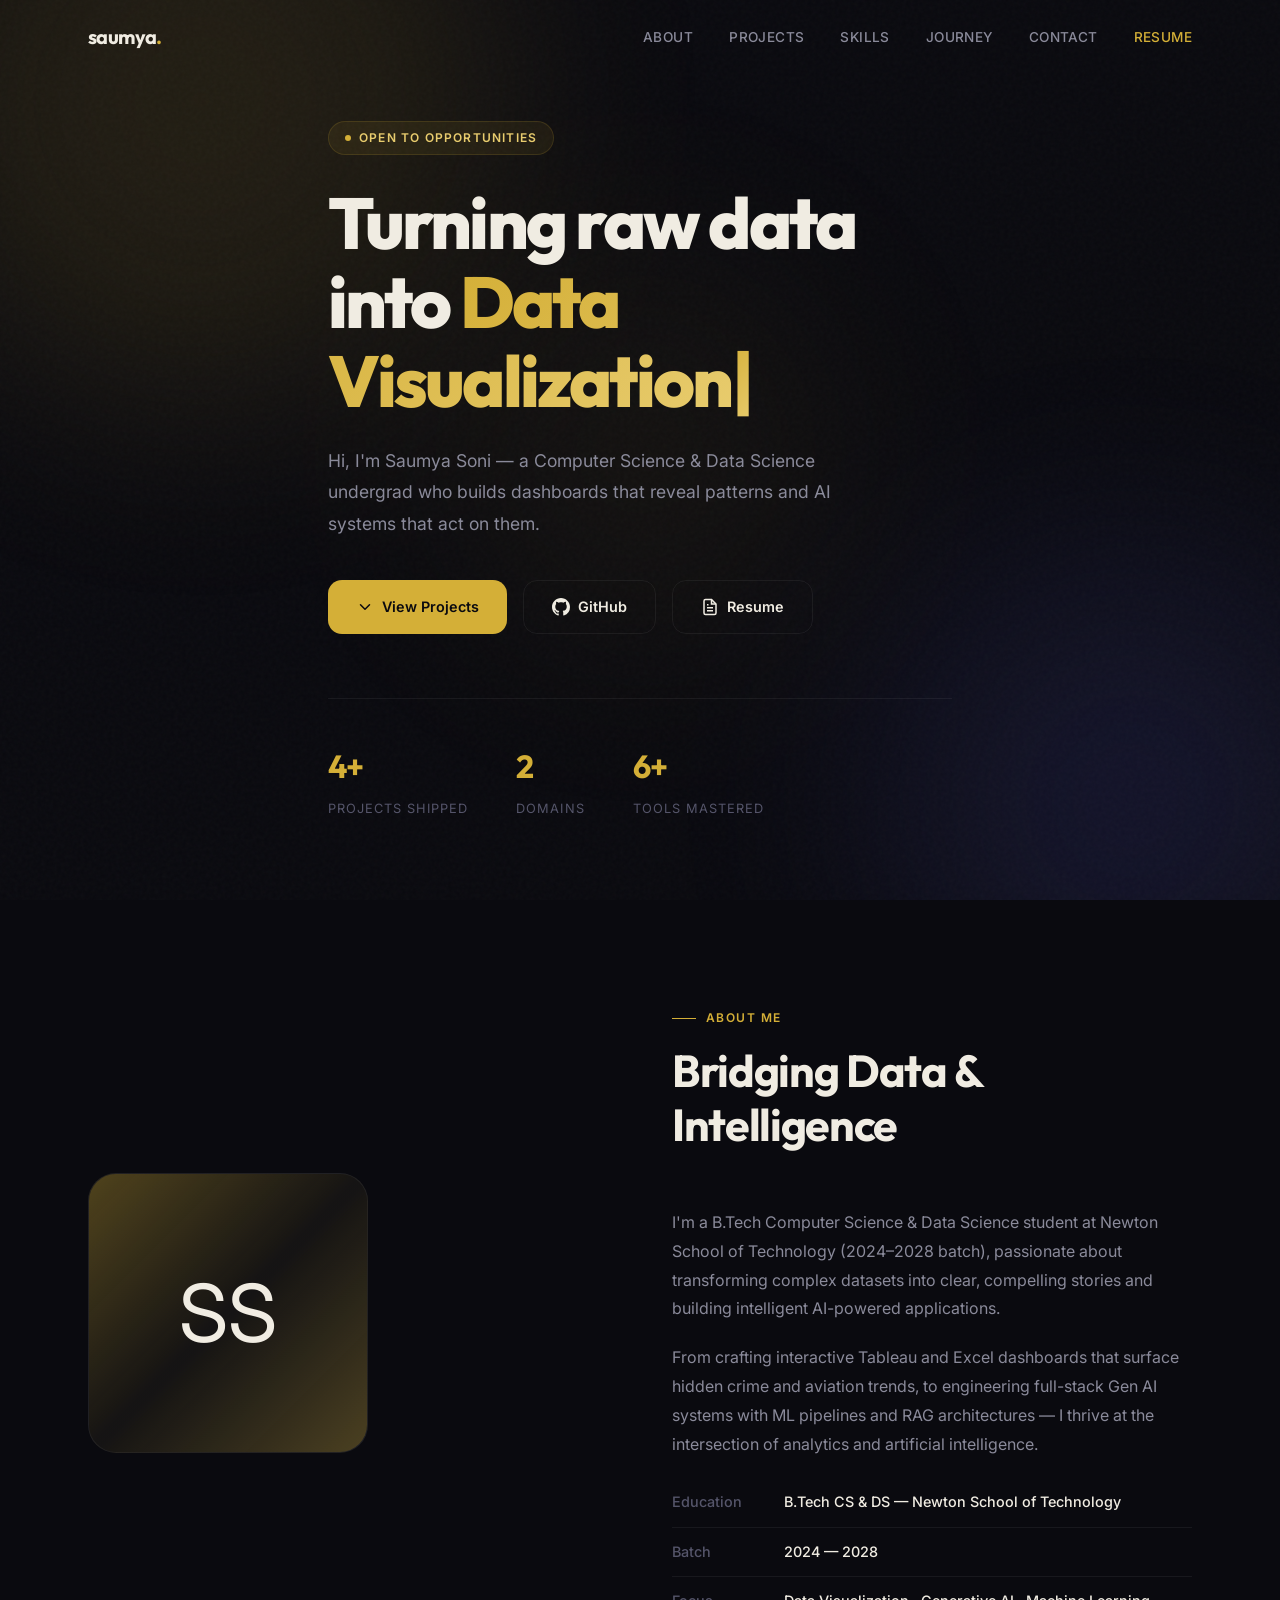
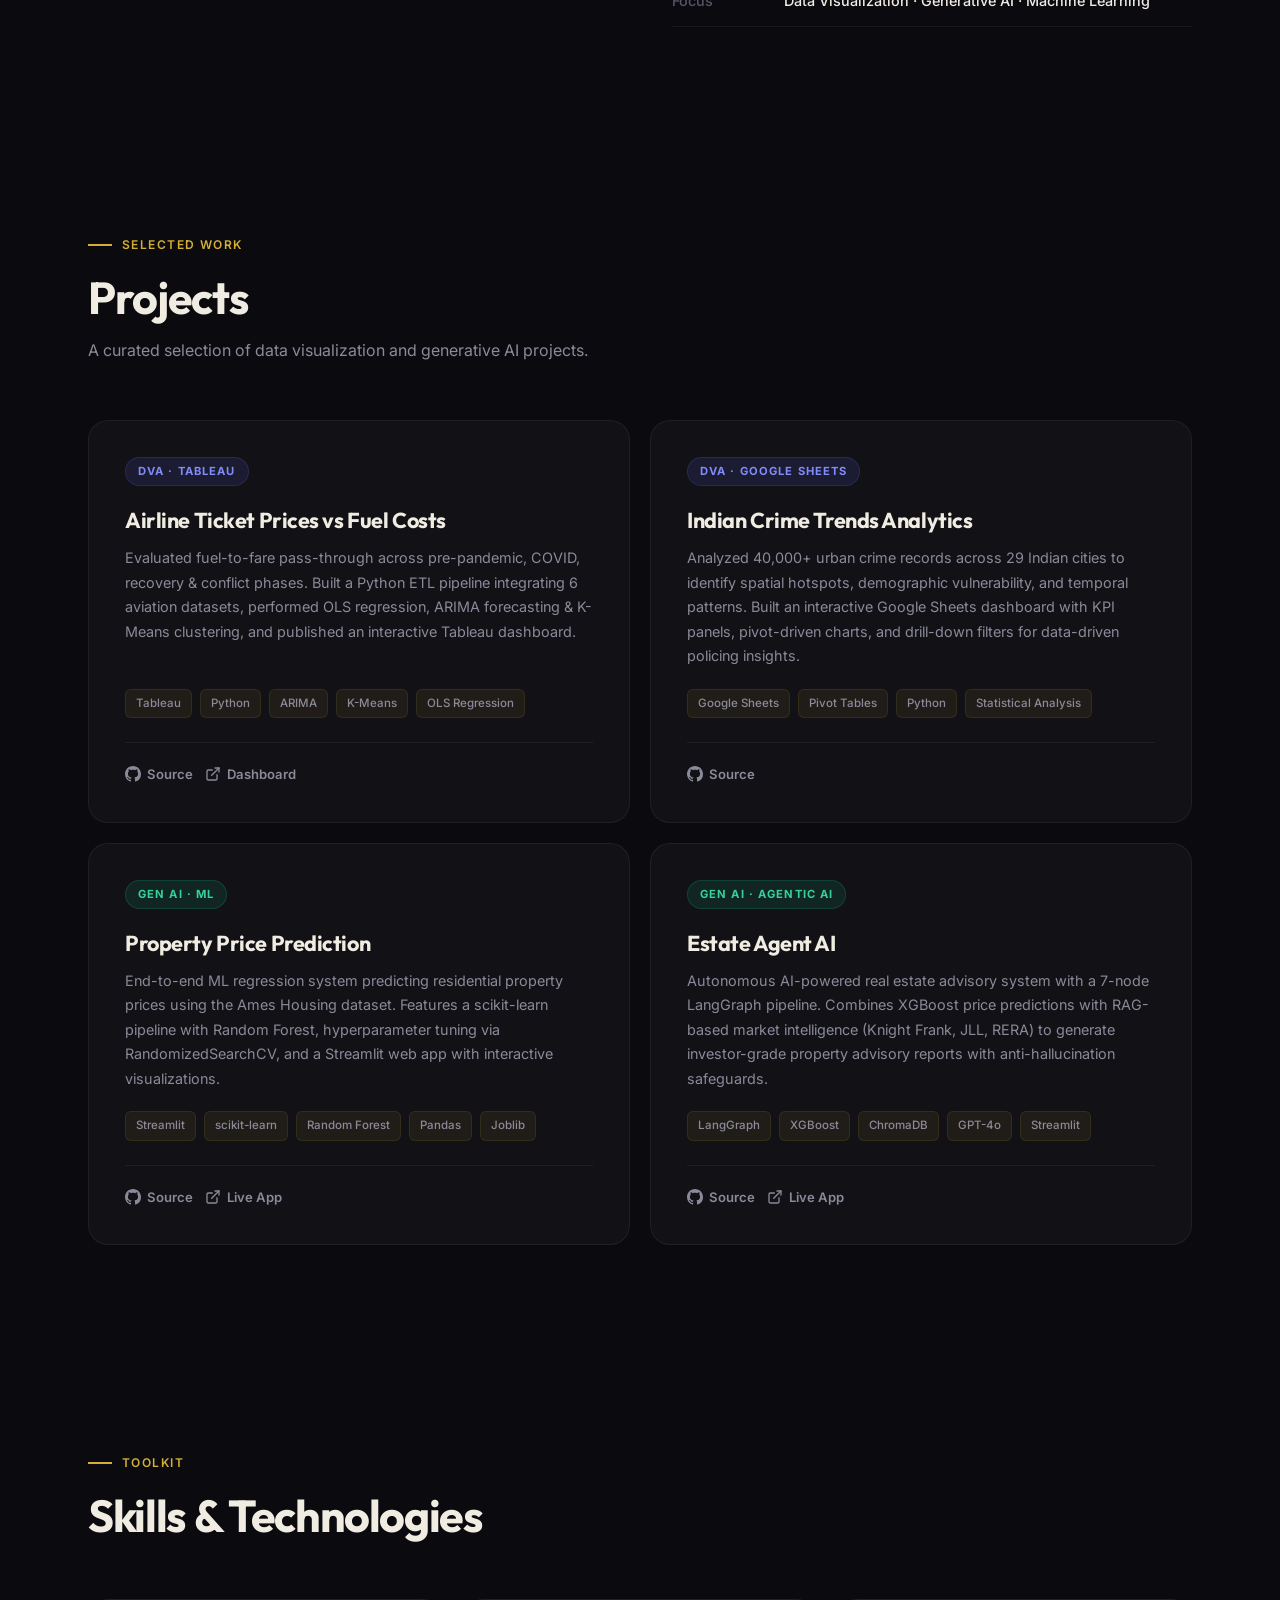
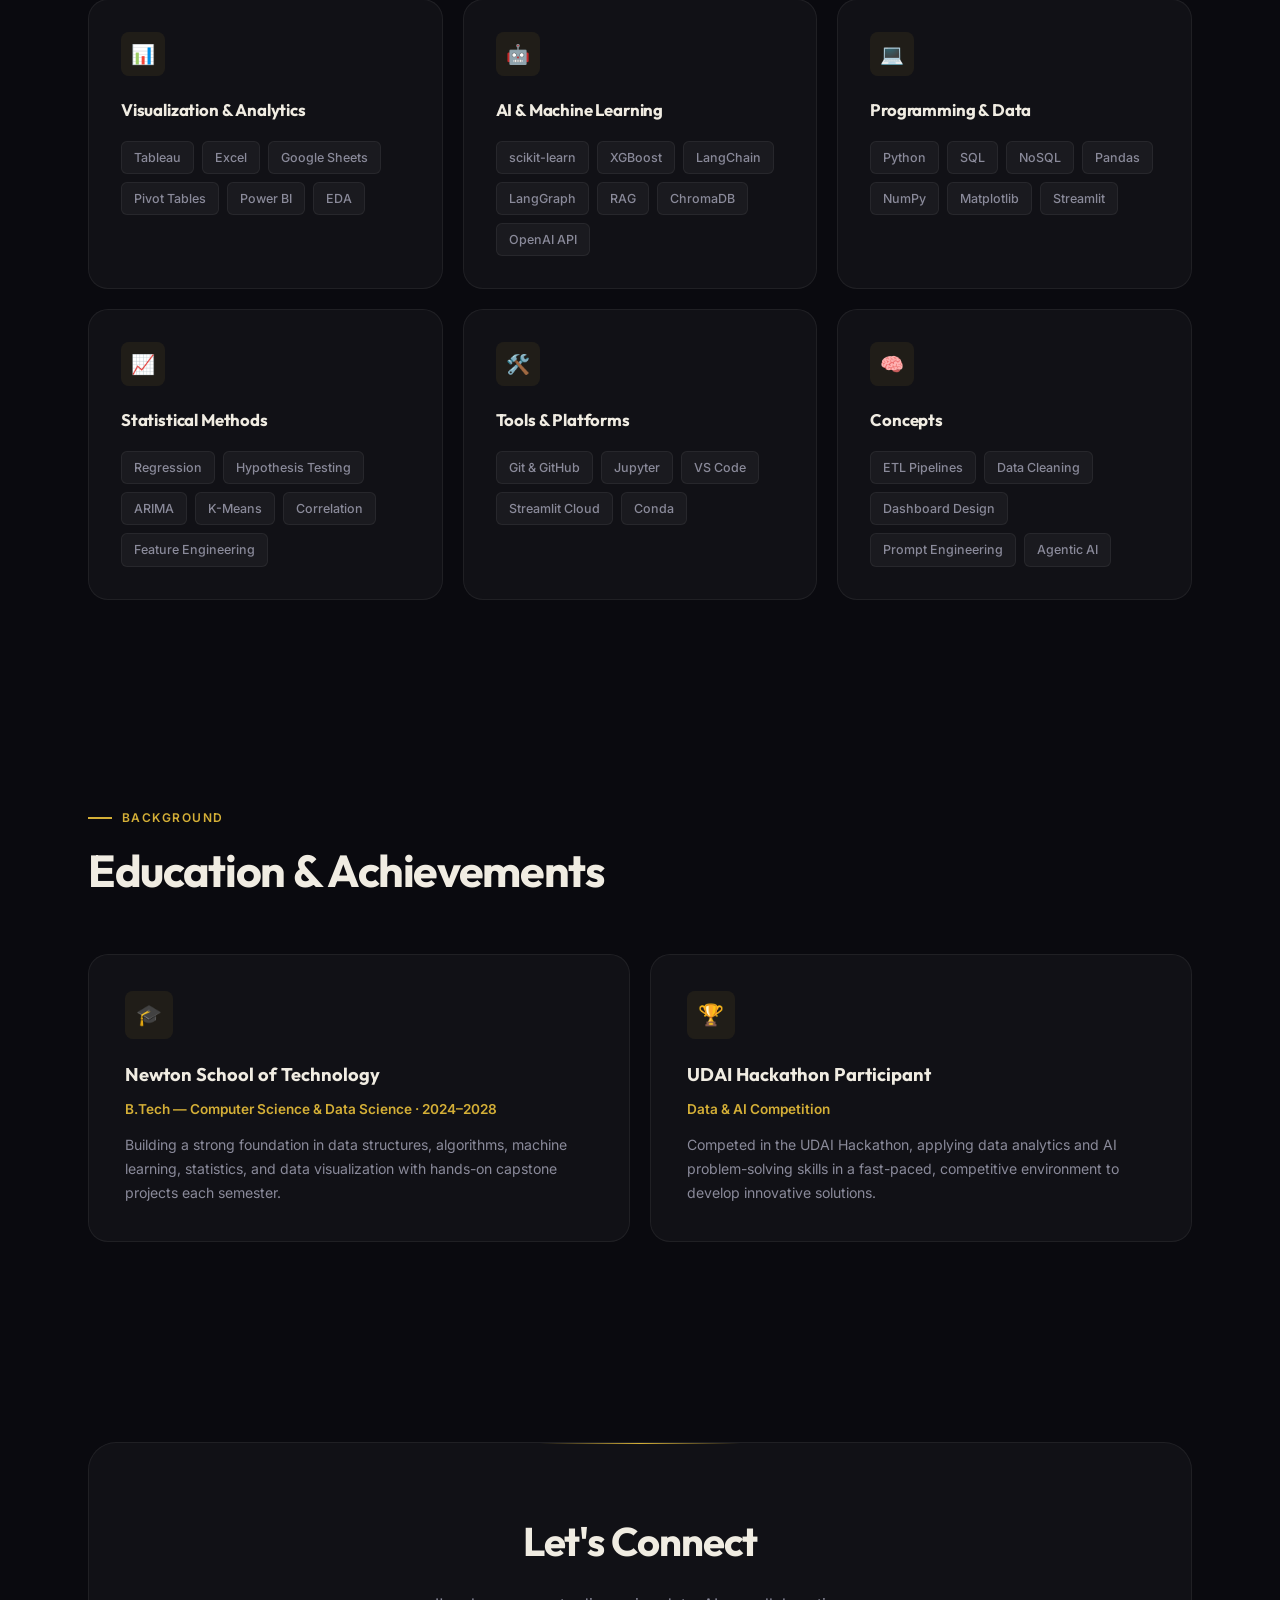
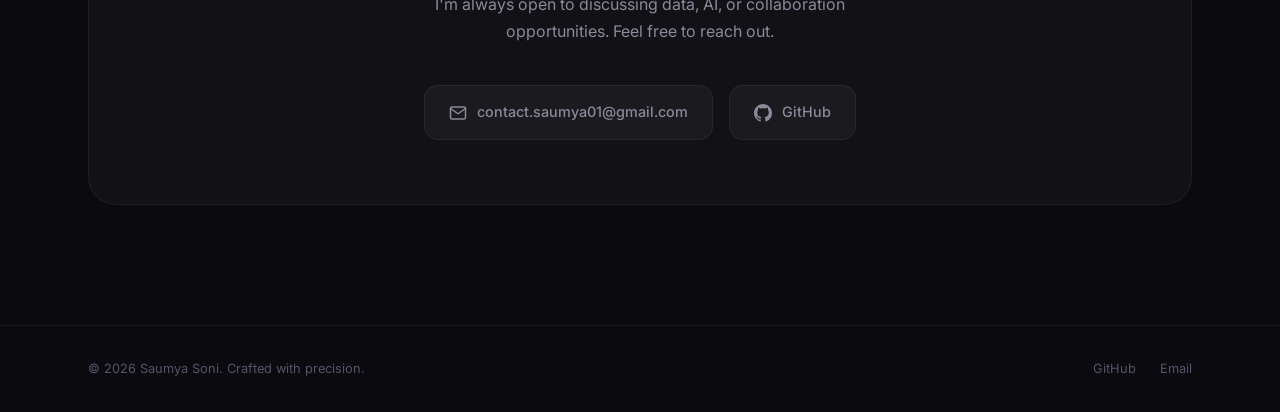
<file: index.html>
<!DOCTYPE html>
<html lang="en">
<head>
  <meta charset="UTF-8" />
  <meta name="viewport" content="width=device-width, initial-scale=1.0" />
  <title>Saumya Soni — Data & AI Portfolio</title>
  <meta name="description" content="Portfolio of Saumya Soni — Data Visualization, Analytics & Generative AI projects." />
  <link rel="preconnect" href="https://fonts.googleapis.com" />
  <link rel="preconnect" href="https://fonts.gstatic.com" crossorigin />
  <link href="https://fonts.googleapis.com/css2?family=Inter:wght@400;500;600;700&family=Outfit:wght@600;700;800&display=swap" rel="stylesheet" />
  <link rel="stylesheet" href="style.css" />
</head>
<body>

<!-- Background -->
<div class="bg-mesh"><div class="orb"></div><div class="orb"></div><div class="orb"></div></div>
<div class="grain"></div>

<!-- Nav -->
<nav class="nav" id="nav">
  <div class="container nav-inner">
    <a href="#" class="nav-logo">saumya<span>.</span></a>
    <ul class="nav-links">
      <li><a href="#about">About</a></li>
      <li><a href="#projects">Projects</a></li>
      <li><a href="#skills">Skills</a></li>
      <li><a href="#journey">Journey</a></li>
      <li><a href="#contact">Contact</a></li>
      <li><a href="resume.html" style="color:var(--accent)">Resume</a></li>
    </ul>
    <button class="nav-toggle" aria-label="Menu"><span></span><span></span><span></span></button>
  </div>
</nav>

<!-- Hero -->
<section class="hero" id="hero">
  <div class="container hero-content">
    <div class="hero-label"><span class="dot"></span> Open to Opportunities</div>
    <h1>Turning raw data<br/>into <span class="accent typed-text">Data Visualization</span><span class="accent" style="animation:pulse 1s infinite">|</span></h1>
    <p class="hero-description">Hi, I'm Saumya Soni — a Computer Science & Data Science undergrad who builds dashboards that reveal patterns and AI systems that act on them.</p>
    <div class="hero-actions">
      <a href="#projects" class="btn btn-primary">
        <svg width="18" height="18" fill="none" stroke="currentColor" stroke-width="2" stroke-linecap="round" stroke-linejoin="round" viewBox="0 0 24 24"><path d="M6 9l6 6 6-6"/></svg>
        View Projects
      </a>
      <a href="https://github.com/Algoastronaut" target="_blank" rel="noopener" class="btn btn-secondary">
        <svg width="18" height="18" viewBox="0 0 24 24" fill="currentColor"><path d="M12 0C5.37 0 0 5.37 0 12c0 5.31 3.435 9.795 8.205 11.385.6.105.825-.255.825-.57 0-.285-.015-1.23-.015-2.235-3.015.555-3.795-.735-4.035-1.41-.135-.345-.72-1.41-1.23-1.695-.42-.225-1.02-.78-.015-.795.945-.015 1.62.87 1.845 1.23 1.08 1.815 2.805 1.305 3.495.99.105-.78.42-1.305.765-1.605-2.67-.3-5.46-1.335-5.46-5.925 0-1.305.465-2.385 1.23-3.225-.12-.3-.54-1.53.12-3.18 0 0 1.005-.315 3.3 1.23.96-.27 1.98-.405 3-.405s2.04.135 3 .405c2.295-1.56 3.3-1.23 3.3-1.23.66 1.65.24 2.88.12 3.18.765.84 1.23 1.905 1.23 3.225 0 4.605-2.805 5.625-5.475 5.925.435.375.81 1.095.81 2.22 0 1.605-.015 2.895-.015 3.3 0 .315.225.69.825.57A12.02 12.02 0 0024 12c0-6.63-5.37-12-12-12z"/></svg>
        GitHub
      </a>
      <a href="resume.html" class="btn btn-secondary">
        <svg width="18" height="18" fill="none" stroke="currentColor" stroke-width="2" viewBox="0 0 24 24"><path d="M14 2H6a2 2 0 00-2 2v16a2 2 0 002 2h12a2 2 0 002-2V8z"/><polyline points="14 2 14 8 20 8"/><line x1="16" y1="13" x2="8" y2="13"/><line x1="16" y1="17" x2="8" y2="17"/><polyline points="10 9 9 9 8 9"/></svg>
        Resume
      </a>
    </div>
    <div class="hero-stats">
      <div class="stat"><h3 data-count="4" data-suffix="+">0</h3><p>Projects Shipped</p></div>
      <div class="stat"><h3 data-count="2">0</h3><p>Domains</p></div>
      <div class="stat"><h3 data-count="6" data-suffix="+">0</h3><p>Tools Mastered</p></div>
    </div>
  </div>
</section>

<!-- About -->
<section id="about">
  <div class="container">
    <div class="about-grid">
      <div class="reveal">
        <div class="about-avatar">SS</div>
      </div>
      <div class="reveal">
        <div class="section-header">
          <div class="section-label">About Me</div>
          <h2 class="section-title">Bridging Data & Intelligence</h2>
        </div>
        <div class="about-text">
          <p>I'm a B.Tech Computer Science & Data Science student at Newton School of Technology (2024–2028 batch), passionate about transforming complex datasets into clear, compelling stories and building intelligent AI-powered applications.</p>
          <p>From crafting interactive Tableau and Excel dashboards that surface hidden crime and aviation trends, to engineering full-stack Gen AI systems with ML pipelines and RAG architectures — I thrive at the intersection of analytics and artificial intelligence.</p>
        </div>
        <div class="about-detail"><span class="label">Education</span><span class="value">B.Tech CS & DS — Newton School of Technology</span></div>
        <div class="about-detail"><span class="label">Batch</span><span class="value">2024 — 2028</span></div>
        <div class="about-detail"><span class="label">Focus</span><span class="value">Data Visualization · Generative AI · Machine Learning</span></div>
      </div>
    </div>
  </div>
</section>

<!-- Projects -->
<section id="projects">
  <div class="container">
    <div class="section-header reveal">
      <div class="section-label">Selected Work</div>
      <h2 class="section-title">Projects</h2>
      <p class="section-subtitle">A curated selection of data visualization and generative AI projects.</p>
    </div>
    <div class="bento-grid">

      <!-- Project 1 -->
      <div class="bento-card reveal">
        <span class="bento-card-tag tag-dva">DVA · Tableau</span>
        <h3>Airline Ticket Prices vs Fuel Costs</h3>
        <p>Evaluated fuel-to-fare pass-through across pre-pandemic, COVID, recovery & conflict phases. Built a Python ETL pipeline integrating 6 aviation datasets, performed OLS regression, ARIMA forecasting & K-Means clustering, and published an interactive Tableau dashboard.</p>
        <div class="bento-card-tech">
          <span class="tech-pill">Tableau</span>
          <span class="tech-pill">Python</span>
          <span class="tech-pill">ARIMA</span>
          <span class="tech-pill">K-Means</span>
          <span class="tech-pill">OLS Regression</span>
        </div>
        <div class="bento-card-links">
          <a href="https://github.com/Algoastronaut/C_G18_AirlineTicketPricesVsFuelCostsAnalysis" target="_blank" class="card-link">
            <svg viewBox="0 0 24 24" fill="currentColor"><path d="M12 0C5.37 0 0 5.37 0 12c0 5.31 3.435 9.795 8.205 11.385.6.105.825-.255.825-.57 0-.285-.015-1.23-.015-2.235-3.015.555-3.795-.735-4.035-1.41-.135-.345-.72-1.41-1.23-1.695-.42-.225-1.02-.78-.015-.795.945-.015 1.62.87 1.845 1.23 1.08 1.815 2.805 1.305 3.495.99.105-.78.42-1.305.765-1.605-2.67-.3-5.46-1.335-5.46-5.925 0-1.305.465-2.385 1.23-3.225-.12-.3-.54-1.53.12-3.18 0 0 1.005-.315 3.3 1.23.96-.27 1.98-.405 3-.405s2.04.135 3 .405c2.295-1.56 3.3-1.23 3.3-1.23.66 1.65.24 2.88.12 3.18.765.84 1.23 1.905 1.23 3.225 0 4.605-2.805 5.625-5.475 5.925.435.375.81 1.095.81 2.22 0 1.605-.015 2.895-.015 3.3 0 .315.225.69.825.57A12.02 12.02 0 0024 12c0-6.63-5.37-12-12-12z"/></svg>
            Source
          </a>
          <a href="https://public.tableau.com/app/profile/syed.darain.qamar7769/viz/AirlinePricesAnalysis/ExecutiveOverview" target="_blank" class="card-link">
            <svg viewBox="0 0 24 24" fill="none" stroke="currentColor" stroke-width="2" stroke-linecap="round" stroke-linejoin="round"><path d="M18 13v6a2 2 0 01-2 2H5a2 2 0 01-2-2V8a2 2 0 012-2h6"/><polyline points="15 3 21 3 21 9"/><line x1="10" y1="14" x2="21" y2="3"/></svg>
            Dashboard
          </a>
        </div>
      </div>

      <!-- Project 2 -->
      <div class="bento-card reveal">
        <span class="bento-card-tag tag-dva">DVA · Google Sheets</span>
        <h3>Indian Crime Trends Analytics</h3>
        <p>Analyzed 40,000+ urban crime records across 29 Indian cities to identify spatial hotspots, demographic vulnerability, and temporal patterns. Built an interactive Google Sheets dashboard with KPI panels, pivot-driven charts, and drill-down filters for data-driven policing insights.</p>
        <div class="bento-card-tech">
          <span class="tech-pill">Google Sheets</span>
          <span class="tech-pill">Pivot Tables</span>
          <span class="tech-pill">Python</span>
          <span class="tech-pill">Statistical Analysis</span>
        </div>
        <div class="bento-card-links">
          <a href="https://github.com/Algoastronaut/SectionC_Group4_CrimeTrends" target="_blank" class="card-link">
            <svg viewBox="0 0 24 24" fill="currentColor"><path d="M12 0C5.37 0 0 5.37 0 12c0 5.31 3.435 9.795 8.205 11.385.6.105.825-.255.825-.57 0-.285-.015-1.23-.015-2.235-3.015.555-3.795-.735-4.035-1.41-.135-.345-.72-1.41-1.23-1.695-.42-.225-1.02-.78-.015-.795.945-.015 1.62.87 1.845 1.23 1.08 1.815 2.805 1.305 3.495.99.105-.78.42-1.305.765-1.605-2.67-.3-5.46-1.335-5.46-5.925 0-1.305.465-2.385 1.23-3.225-.12-.3-.54-1.53.12-3.18 0 0 1.005-.315 3.3 1.23.96-.27 1.98-.405 3-.405s2.04.135 3 .405c2.295-1.56 3.3-1.23 3.3-1.23.66 1.65.24 2.88.12 3.18.765.84 1.23 1.905 1.23 3.225 0 4.605-2.805 5.625-5.475 5.925.435.375.81 1.095.81 2.22 0 1.605-.015 2.895-.015 3.3 0 .315.225.69.825.57A12.02 12.02 0 0024 12c0-6.63-5.37-12-12-12z"/></svg>
            Source
          </a>
        </div>
      </div>

      <!-- Project 3 -->
      <div class="bento-card reveal">
        <span class="bento-card-tag tag-genai">Gen AI · ML</span>
        <h3>Property Price Prediction</h3>
        <p>End-to-end ML regression system predicting residential property prices using the Ames Housing dataset. Features a scikit-learn pipeline with Random Forest, hyperparameter tuning via RandomizedSearchCV, and a Streamlit web app with interactive visualizations.</p>
        <div class="bento-card-tech">
          <span class="tech-pill">Streamlit</span>
          <span class="tech-pill">scikit-learn</span>
          <span class="tech-pill">Random Forest</span>
          <span class="tech-pill">Pandas</span>
          <span class="tech-pill">Joblib</span>
        </div>
        <div class="bento-card-links">
          <a href="https://github.com/Algoastronaut/Property_Price_Prediction" target="_blank" class="card-link">
            <svg viewBox="0 0 24 24" fill="currentColor"><path d="M12 0C5.37 0 0 5.37 0 12c0 5.31 3.435 9.795 8.205 11.385.6.105.825-.255.825-.57 0-.285-.015-1.23-.015-2.235-3.015.555-3.795-.735-4.035-1.41-.135-.345-.72-1.41-1.23-1.695-.42-.225-1.02-.78-.015-.795.945-.015 1.62.87 1.845 1.23 1.08 1.815 2.805 1.305 3.495.99.105-.78.42-1.305.765-1.605-2.67-.3-5.46-1.335-5.46-5.925 0-1.305.465-2.385 1.23-3.225-.12-.3-.54-1.53.12-3.18 0 0 1.005-.315 3.3 1.23.96-.27 1.98-.405 3-.405s2.04.135 3 .405c2.295-1.56 3.3-1.23 3.3-1.23.66 1.65.24 2.88.12 3.18.765.84 1.23 1.905 1.23 3.225 0 4.605-2.805 5.625-5.475 5.925.435.375.81 1.095.81 2.22 0 1.605-.015 2.895-.015 3.3 0 .315.225.69.825.57A12.02 12.02 0 0024 12c0-6.63-5.37-12-12-12z"/></svg>
            Source
          </a>
          <a href="https://propertypriceprediction.streamlit.app/" target="_blank" class="card-link">
            <svg viewBox="0 0 24 24" fill="none" stroke="currentColor" stroke-width="2" stroke-linecap="round" stroke-linejoin="round"><path d="M18 13v6a2 2 0 01-2 2H5a2 2 0 01-2-2V8a2 2 0 012-2h6"/><polyline points="15 3 21 3 21 9"/><line x1="10" y1="14" x2="21" y2="3"/></svg>
            Live App
          </a>
        </div>
      </div>

      <!-- Project 4 -->
      <div class="bento-card reveal">
        <span class="bento-card-tag tag-genai">Gen AI · Agentic AI</span>
        <h3>Estate Agent AI</h3>
        <p>Autonomous AI-powered real estate advisory system with a 7-node LangGraph pipeline. Combines XGBoost price predictions with RAG-based market intelligence (Knight Frank, JLL, RERA) to generate investor-grade property advisory reports with anti-hallucination safeguards.</p>
        <div class="bento-card-tech">
          <span class="tech-pill">LangGraph</span>
          <span class="tech-pill">XGBoost</span>
          <span class="tech-pill">ChromaDB</span>
          <span class="tech-pill">GPT-4o</span>
          <span class="tech-pill">Streamlit</span>
        </div>
        <div class="bento-card-links">
          <a href="https://github.com/Algoastronaut/Estate_Agent" target="_blank" class="card-link">
            <svg viewBox="0 0 24 24" fill="currentColor"><path d="M12 0C5.37 0 0 5.37 0 12c0 5.31 3.435 9.795 8.205 11.385.6.105.825-.255.825-.57 0-.285-.015-1.23-.015-2.235-3.015.555-3.795-.735-4.035-1.41-.135-.345-.72-1.41-1.23-1.695-.42-.225-1.02-.78-.015-.795.945-.015 1.62.87 1.845 1.23 1.08 1.815 2.805 1.305 3.495.99.105-.78.42-1.305.765-1.605-2.67-.3-5.46-1.335-5.46-5.925 0-1.305.465-2.385 1.23-3.225-.12-.3-.54-1.53.12-3.18 0 0 1.005-.315 3.3 1.23.96-.27 1.98-.405 3-.405s2.04.135 3 .405c2.295-1.56 3.3-1.23 3.3-1.23.66 1.65.24 2.88.12 3.18.765.84 1.23 1.905 1.23 3.225 0 4.605-2.805 5.625-5.475 5.925.435.375.81 1.095.81 2.22 0 1.605-.015 2.895-.015 3.3 0 .315.225.69.825.57A12.02 12.02 0 0024 12c0-6.63-5.37-12-12-12z"/></svg>
            Source
          </a>
          <a href="https://estate-agent-ai.streamlit.app/" target="_blank" class="card-link">
            <svg viewBox="0 0 24 24" fill="none" stroke="currentColor" stroke-width="2" stroke-linecap="round" stroke-linejoin="round"><path d="M18 13v6a2 2 0 01-2 2H5a2 2 0 01-2-2V8a2 2 0 012-2h6"/><polyline points="15 3 21 3 21 9"/><line x1="10" y1="14" x2="21" y2="3"/></svg>
            Live App
          </a>
        </div>
      </div>

    </div>
  </div>
</section>

<!-- Skills -->
<section id="skills">
  <div class="container">
    <div class="section-header reveal">
      <div class="section-label">Toolkit</div>
      <h2 class="section-title">Skills & Technologies</h2>
    </div>
    <div class="skills-grid">
      <div class="skill-group reveal">
        <div class="skill-group-icon">📊</div>
        <h3>Visualization & Analytics</h3>
        <div class="skill-tags">
          <span class="skill-tag">Tableau</span>
          <span class="skill-tag">Excel</span>
          <span class="skill-tag">Google Sheets</span>
          <span class="skill-tag">Pivot Tables</span>
          <span class="skill-tag">Power BI</span>
          <span class="skill-tag">EDA</span>
        </div>
      </div>
      <div class="skill-group reveal">
        <div class="skill-group-icon">🤖</div>
        <h3>AI & Machine Learning</h3>
        <div class="skill-tags">
          <span class="skill-tag">scikit-learn</span>
          <span class="skill-tag">XGBoost</span>
          <span class="skill-tag">LangChain</span>
          <span class="skill-tag">LangGraph</span>
          <span class="skill-tag">RAG</span>
          <span class="skill-tag">ChromaDB</span>
          <span class="skill-tag">OpenAI API</span>
        </div>
      </div>
      <div class="skill-group reveal">
        <div class="skill-group-icon">💻</div>
        <h3>Programming & Data</h3>
        <div class="skill-tags">
          <span class="skill-tag">Python</span>
          <span class="skill-tag">SQL</span>
          <span class="skill-tag">NoSQL</span>
          <span class="skill-tag">Pandas</span>
          <span class="skill-tag">NumPy</span>
          <span class="skill-tag">Matplotlib</span>
          <span class="skill-tag">Streamlit</span>
        </div>
      </div>
      <div class="skill-group reveal">
        <div class="skill-group-icon">📈</div>
        <h3>Statistical Methods</h3>
        <div class="skill-tags">
          <span class="skill-tag">Regression</span>
          <span class="skill-tag">Hypothesis Testing</span>
          <span class="skill-tag">ARIMA</span>
          <span class="skill-tag">K-Means</span>
          <span class="skill-tag">Correlation</span>
          <span class="skill-tag">Feature Engineering</span>
        </div>
      </div>
      <div class="skill-group reveal">
        <div class="skill-group-icon">🛠️</div>
        <h3>Tools & Platforms</h3>
        <div class="skill-tags">
          <span class="skill-tag">Git & GitHub</span>
          <span class="skill-tag">Jupyter</span>
          <span class="skill-tag">VS Code</span>
          <span class="skill-tag">Streamlit Cloud</span>
          <span class="skill-tag">Conda</span>
        </div>
      </div>
      <div class="skill-group reveal">
        <div class="skill-group-icon">🧠</div>
        <h3>Concepts</h3>
        <div class="skill-tags">
          <span class="skill-tag">ETL Pipelines</span>
          <span class="skill-tag">Data Cleaning</span>
          <span class="skill-tag">Dashboard Design</span>
          <span class="skill-tag">Prompt Engineering</span>
          <span class="skill-tag">Agentic AI</span>
        </div>
      </div>
    </div>
  </div>
</section>

<!-- Journey -->
<section id="journey">
  <div class="container">
    <div class="section-header reveal">
      <div class="section-label">Background</div>
      <h2 class="section-title">Education & Achievements</h2>
    </div>
    <div class="journey-grid">
      <div class="journey-card reveal">
        <div class="journey-card-icon">🎓</div>
        <h3>Newton School of Technology</h3>
        <div class="subtitle">B.Tech — Computer Science & Data Science · 2024–2028</div>
        <p>Building a strong foundation in data structures, algorithms, machine learning, statistics, and data visualization with hands-on capstone projects each semester.</p>
      </div>
      <div class="journey-card reveal">
        <div class="journey-card-icon">🏆</div>
        <h3>UDAI Hackathon Participant</h3>
        <div class="subtitle">Data & AI Competition</div>
        <p>Competed in the UDAI Hackathon, applying data analytics and AI problem-solving skills in a fast-paced, competitive environment to develop innovative solutions.</p>
      </div>
    </div>
  </div>
</section>

<!-- Contact -->
<section id="contact">
  <div class="container">
    <div class="contact-box reveal">
      <h2>Let's Connect</h2>
      <p>I'm always open to discussing data, AI, or collaboration opportunities. Feel free to reach out.</p>
      <div class="contact-links">
        <a href="mailto:contact.saumya01@gmail.com" class="contact-link">
          <svg viewBox="0 0 24 24" fill="none" stroke="currentColor" stroke-width="2" stroke-linecap="round" stroke-linejoin="round"><path d="M4 4h16c1.1 0 2 .9 2 2v12c0 1.1-.9 2-2 2H4c-1.1 0-2-.9-2-2V6c0-1.1.9-2 2-2z"/><polyline points="22,6 12,13 2,6"/></svg>
          contact.saumya01@gmail.com
        </a>
        <a href="https://github.com/Algoastronaut" target="_blank" class="contact-link">
          <svg viewBox="0 0 24 24" fill="currentColor"><path d="M12 0C5.37 0 0 5.37 0 12c0 5.31 3.435 9.795 8.205 11.385.6.105.825-.255.825-.57 0-.285-.015-1.23-.015-2.235-3.015.555-3.795-.735-4.035-1.41-.135-.345-.72-1.41-1.23-1.695-.42-.225-1.02-.78-.015-.795.945-.015 1.62.87 1.845 1.23 1.08 1.815 2.805 1.305 3.495.99.105-.78.42-1.305.765-1.605-2.67-.3-5.46-1.335-5.46-5.925 0-1.305.465-2.385 1.23-3.225-.12-.3-.54-1.53.12-3.18 0 0 1.005-.315 3.3 1.23.96-.27 1.98-.405 3-.405s2.04.135 3 .405c2.295-1.56 3.3-1.23 3.3-1.23.66 1.65.24 2.88.12 3.18.765.84 1.23 1.905 1.23 3.225 0 4.605-2.805 5.625-5.475 5.925.435.375.81 1.095.81 2.22 0 1.605-.015 2.895-.015 3.3 0 .315.225.69.825.57A12.02 12.02 0 0024 12c0-6.63-5.37-12-12-12z"/></svg>
          GitHub
        </a>
      </div>
    </div>
  </div>
</section>

<!-- Footer -->
<footer class="footer">
  <div class="container footer-inner">
    <p>© 2026 Saumya Soni. Crafted with precision.</p>
    <div class="footer-links">
      <a href="https://github.com/Algoastronaut" target="_blank">GitHub</a>
      <a href="mailto:contact.saumya01@gmail.com">Email</a>
    </div>
  </div>
</footer>

<script src="script.js"></script>
</body>
</html>
</file>
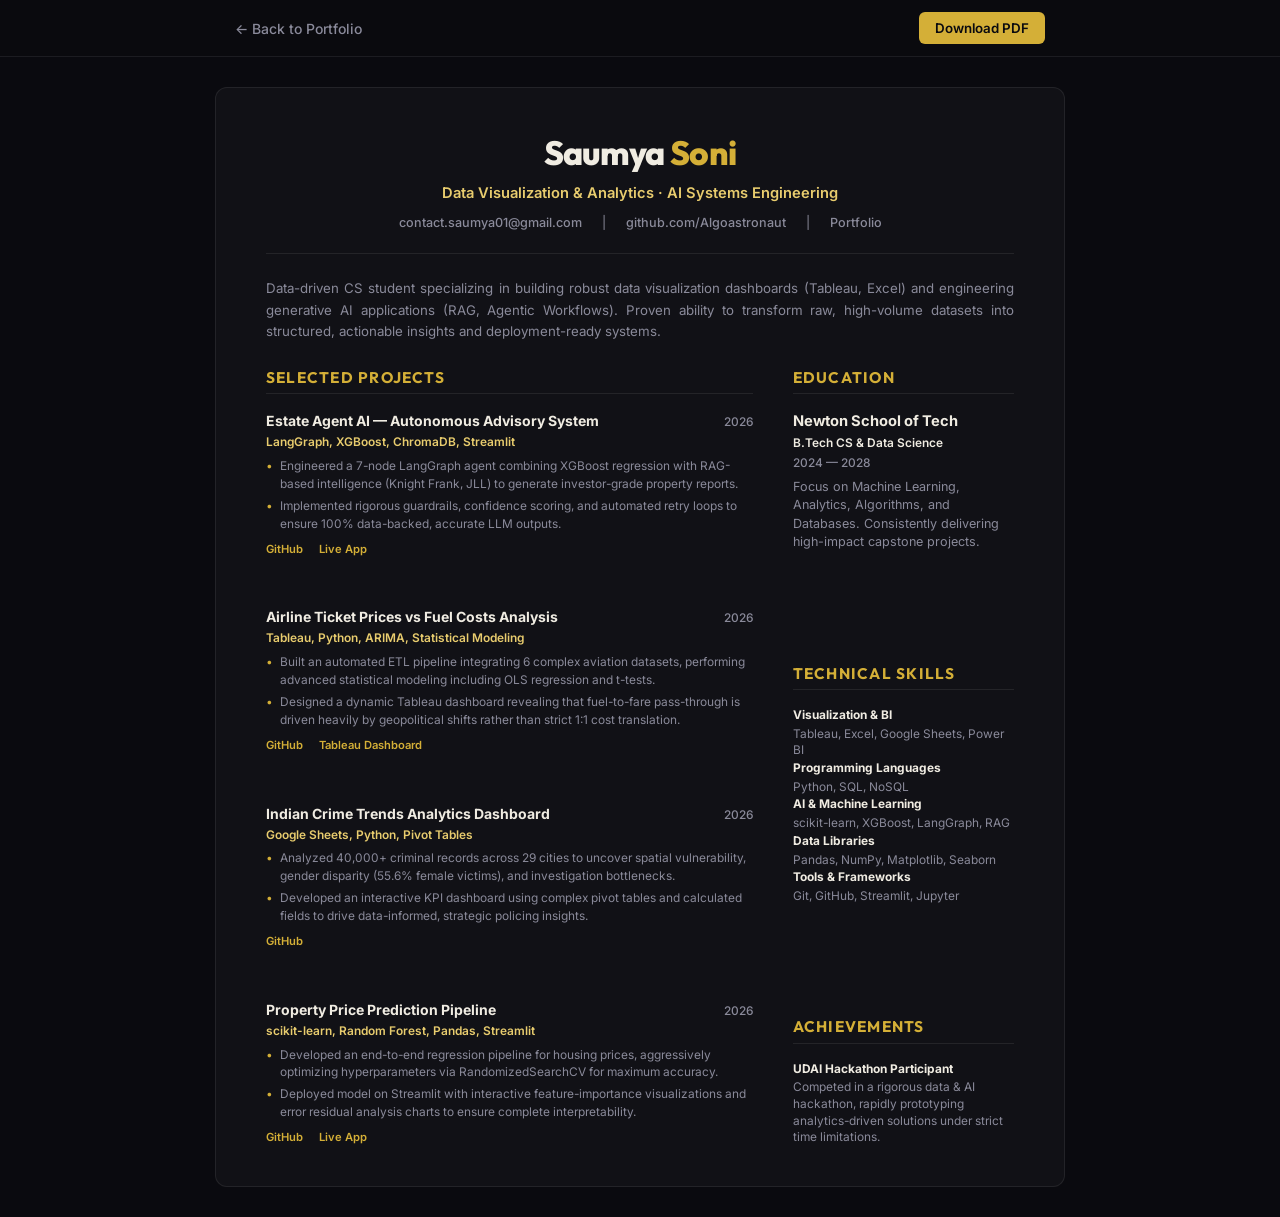
<file: resume.html>
<!DOCTYPE html>
<html lang="en">
<head>
  <meta charset="UTF-8" />
  <meta name="viewport" content="width=device-width, initial-scale=1.0" />
  <title>Saumya Soni — Resume</title>
  <link rel="preconnect" href="https://fonts.googleapis.com" />
  <link rel="preconnect" href="https://fonts.gstatic.com" crossorigin />
  <link href="https://fonts.googleapis.com/css2?family=Inter:wght@400;500;600;700&family=Outfit:wght@600;700;800&display=swap" rel="stylesheet" />
  <style>
    /* ===== PREMIUM PERFECT-FIT RESUME ===== */
    :root {
      --bg: #0a0a0f;
      --bg-card: rgba(255,255,255,0.03);
      --border: rgba(255,255,255,0.08);
      --text: #f0ece2;
      --text-sec: #8a8a9a;
      --accent: #d4af37;
      --accent-light: #e8cc6e;
    }

    *, *::before, *::after { margin: 0; padding: 0; box-sizing: border-box; }

    html { font-size: 14px; }

    body {
      font-family: 'Inter', sans-serif;
      background: var(--bg);
      color: var(--text);
      line-height: 1.5;
      -webkit-font-smoothing: antialiased;
    }

    .topbar {
      position: sticky; top: 0; z-index: 100;
      background: rgba(10,10,15,0.9); border-bottom: 1px solid var(--border);
      padding: 12px 0;
    }
    .topbar-inner {
      max-width: 850px; margin: 0 auto; padding: 0 20px;
      display: flex; justify-content: space-between; align-items: center;
    }
    .topbar a { color: var(--text-sec); text-decoration: none; font-weight: 500; }
    .topbar button {
      background: var(--accent); color: var(--bg); border: none; padding: 8px 16px;
      border-radius: 6px; font-weight: 600; cursor: pointer; font-family: inherit;
    }

    /* Web View Container */
    .resume-wrap {
      max-width: 850px; margin: 30px auto;
      background: var(--bg-card); border: 1px solid var(--border);
      padding: 40px 50px; border-radius: 12px;
      min-height: 1100px;
      display: flex; flex-direction: column; justify-content: space-between;
    }

    /* Content Layout */
    .r-header { text-align: center; border-bottom: 1px solid var(--border); padding-bottom: 20px; }
    .r-header h1 { font-family: 'Outfit', sans-serif; font-size: 2.4rem; font-weight: 800; letter-spacing: -0.02em; margin-bottom: 4px; }
    .r-header h1 span { color: var(--accent); }
    .r-header .subtitle { font-size: 1.05rem; font-weight: 600; color: var(--accent-light); margin-bottom: 10px; }
    
    .r-contact { display: flex; justify-content: center; gap: 20px; font-size: 0.9rem; color: var(--text-sec); }
    .r-contact a { color: inherit; text-decoration: none; font-weight: 500; display: flex; align-items: center; gap: 6px; }

    .r-summary { font-size: 0.95rem; color: var(--text-sec); text-align: justify; line-height: 1.6; margin: 24px 0; }

    .r-grid { display: grid; grid-template-columns: 2.2fr 1fr; gap: 40px; flex-grow: 1; }

    .sec-title {
      font-family: 'Outfit', sans-serif; font-size: 1.1rem; font-weight: 700;
      color: var(--accent); text-transform: uppercase; letter-spacing: 0.08em;
      border-bottom: 1px solid var(--border); padding-bottom: 4px; margin-bottom: 16px;
    }

    /* Flex columns to distribute space */
    .left-col { display: flex; flex-direction: column; justify-content: space-between; height: 100%; }
    .right-col { display: flex; flex-direction: column; justify-content: space-between; height: 100%; }

    .entry-hdr { display: flex; justify-content: space-between; align-items: baseline; }
    .entry h3 { font-size: 1rem; font-weight: 700; color: var(--text); }
    .entry .date { font-size: 0.85rem; color: var(--text-sec); font-weight: 500; }
    .entry .tech { font-size: 0.85rem; color: var(--accent-light); font-weight: 600; margin: 2px 0 6px; }
    
    .entry ul { list-style: none; padding-left: 14px; }
    .entry ul li { font-size: 0.85rem; color: var(--text-sec); position: relative; margin-bottom: 4px; line-height: 1.5; }
    .entry ul li::before { content: '•'; position: absolute; left: -14px; color: var(--accent); }

    .sk-group h4 { font-size: 0.85rem; font-weight: 700; color: var(--text); margin-bottom: 2px; }
    .sk-group p { font-size: 0.85rem; color: var(--text-sec); line-height: 1.4; }
    
    .links { margin-top: 4px; }
    .links a { font-size: 0.8rem; color: var(--accent); text-decoration: none; font-weight: 600; margin-right: 12px; }

    /* ===== BULLETPROOF 1-PAGE PRINT STYLES ===== */
    @page { 
      size: A4 portrait; 
      margin: 0; /* Remove browser margins entirely to take full control */
    }
    
    @media print {
      html, body { 
        width: 210mm; 
        height: 297mm; 
        background: #fff; 
        color: #111; 
        font-size: 10.5pt; 
        line-height: 1.4; 
        margin: 0; 
        padding: 0; 
        overflow: hidden; /* Prevent page 2 overflow completely */
      }
      
      .topbar { display: none; }
      
      .resume-wrap { 
        /* Exact dimensions of A4 minus physical padding */
        width: 210mm; 
        height: 297mm; 
        padding: 12mm 15mm; 
        margin: 0; 
        border: none; 
        background: transparent; 
        display: flex; 
        flex-direction: column; 
        justify-content: space-between; /* This forces it to stretch perfectly from top to bottom */
        box-sizing: border-box;
      }
      
      .r-header { text-align: center; border-bottom: 1px solid #ccc; padding-bottom: 10px; }
      .r-header h1 { color: #111; font-size: 26pt; margin-bottom: 2px; }
      .r-header h1 span { color: #111; }
      .r-header .subtitle { color: #444; font-size: 11.5pt; margin-bottom: 6px; }
      .r-contact { color: #555; font-size: 9.5pt; gap: 16px; }
      
      .r-summary { color: #333; font-size: 10pt; line-height: 1.5; text-align: justify; }
      
      .r-grid { display: grid; grid-template-columns: 2.2fr 1fr; gap: 24px; flex-grow: 1; }
      
      /* Force the inner columns to stretch and distribute space evenly */
      .left-col { display: flex; flex-direction: column; justify-content: space-between; }
      .right-col { display: flex; flex-direction: column; justify-content: space-between; }
      
      .sec-title { color: #111; border-bottom: 1px solid #ccc; font-size: 11pt; margin-bottom: 12px; }
      
      .entry h3 { color: #111; font-size: 11pt; }
      .entry .tech { color: #333; font-weight: 700; font-size: 9.5pt; margin-bottom: 4px; }
      .entry ul li { color: #222; font-size: 9.5pt; margin-bottom: 4px; line-height: 1.4; }
      .entry ul li::before { color: #666; }
      
      .sk-group h4 { color: #111; font-size: 9.5pt; margin-bottom: 2px; }
      .sk-group p { color: #444; font-size: 9pt; line-height: 1.35; }
      
      .links a { font-size: 8.5pt; color: #111; text-decoration: underline; margin-right: 12px; }
      
      :root { --border: #ddd; }
    }
  </style>
</head>
<body>

<div class="topbar">
  <div class="topbar-inner">
    <a href="index.html">← Back to Portfolio</a>
    <button onclick="window.print()">Download PDF</button>
  </div>
</div>

<div class="resume-wrap">
  
  <div class="r-header">
    <h1>Saumya <span>Soni</span></h1>
    <div class="subtitle">Data Visualization & Analytics · AI Systems Engineering</div>
    <div class="r-contact">
      <a href="mailto:contact.saumya01@gmail.com">contact.saumya01@gmail.com</a>
      <span>|</span>
      <a href="https://github.com/Algoastronaut">github.com/Algoastronaut</a>
      <span>|</span>
      <a href="https://algoastronaut.github.io/DVA_Portfolio/">Portfolio</a>
    </div>
  </div>

  <div class="r-summary">
    Data-driven CS student specializing in building robust data visualization dashboards (Tableau, Excel) and engineering generative AI applications (RAG, Agentic Workflows). Proven ability to transform raw, high-volume datasets into structured, actionable insights and deployment-ready systems.
  </div>

  <div class="r-grid">
    <!-- Left Column (Projects) -->
    <div class="left-col">
      <div>
        <div class="sec-title">Selected Projects</div>
        
        <div class="entry">
          <div class="entry-hdr">
            <h3>Estate Agent AI — Autonomous Advisory System</h3>
            <span class="date">2026</span>
          </div>
          <div class="tech">LangGraph, XGBoost, ChromaDB, Streamlit</div>
          <ul>
            <li>Engineered a 7-node LangGraph agent combining XGBoost regression with RAG-based intelligence (Knight Frank, JLL) to generate investor-grade property reports.</li>
            <li>Implemented rigorous guardrails, confidence scoring, and automated retry loops to ensure 100% data-backed, accurate LLM outputs.</li>
          </ul>
          <div class="links"><a href="https://github.com/Algoastronaut/Estate_Agent">GitHub</a> <a href="https://estate-agent-ai.streamlit.app/">Live App</a></div>
        </div>
      </div>

      <div class="entry">
        <div class="entry-hdr">
          <h3>Airline Ticket Prices vs Fuel Costs Analysis</h3>
          <span class="date">2026</span>
        </div>
        <div class="tech">Tableau, Python, ARIMA, Statistical Modeling</div>
        <ul>
          <li>Built an automated ETL pipeline integrating 6 complex aviation datasets, performing advanced statistical modeling including OLS regression and t-tests.</li>
          <li>Designed a dynamic Tableau dashboard revealing that fuel-to-fare pass-through is driven heavily by geopolitical shifts rather than strict 1:1 cost translation.</li>
        </ul>
        <div class="links">
          <a href="https://github.com/Algoastronaut/C_G18_AirlineTicketPricesVsFuelCostsAnalysis">GitHub</a>
          <a href="https://public.tableau.com/app/profile/syed.darain.qamar7769/viz/AirlinePricesAnalysis/ExecutiveOverview">Tableau Dashboard</a>
        </div>
      </div>

      <div class="entry">
        <div class="entry-hdr">
          <h3>Indian Crime Trends Analytics Dashboard</h3>
          <span class="date">2026</span>
        </div>
        <div class="tech">Google Sheets, Python, Pivot Tables</div>
        <ul>
          <li>Analyzed 40,000+ criminal records across 29 cities to uncover spatial vulnerability, gender disparity (55.6% female victims), and investigation bottlenecks.</li>
          <li>Developed an interactive KPI dashboard using complex pivot tables and calculated fields to drive data-informed, strategic policing insights.</li>
        </ul>
        <div class="links"><a href="https://github.com/Algoastronaut/SectionC_Group4_CrimeTrends">GitHub</a></div>
      </div>

      <div class="entry">
        <div class="entry-hdr">
          <h3>Property Price Prediction Pipeline</h3>
          <span class="date">2026</span>
        </div>
        <div class="tech">scikit-learn, Random Forest, Pandas, Streamlit</div>
        <ul>
          <li>Developed an end-to-end regression pipeline for housing prices, aggressively optimizing hyperparameters via RandomizedSearchCV for maximum accuracy.</li>
          <li>Deployed model on Streamlit with interactive feature-importance visualizations and error residual analysis charts to ensure complete interpretability.</li>
        </ul>
        <div class="links">
          <a href="https://github.com/Algoastronaut/Property_Price_Prediction">GitHub</a>
          <a href="https://propertypriceprediction.streamlit.app/">Live App</a>
        </div>
      </div>
    </div>

    <!-- Right Column (Edu & Skills) -->
    <div class="right-col">
      <div>
        <div class="sec-title">Education</div>
        <div class="entry">
          <h3 style="font-size:1.05rem;">Newton School of Tech</h3>
          <div class="tech" style="color:var(--text); margin:2px 0;">B.Tech CS & Data Science</div>
          <div class="date" style="margin-bottom:6px;">2024 — 2028</div>
          <div style="font-size:0.9rem; color:var(--text-sec); line-height:1.45;">
            Focus on Machine Learning, Analytics, Algorithms, and Databases. Consistently delivering high-impact capstone projects.
          </div>
        </div>
      </div>

      <div>
        <div class="sec-title">Technical Skills</div>
        <div class="sk-group">
          <h4>Visualization & BI</h4>
          <p>Tableau, Excel, Google Sheets, Power BI</p>
        </div>
        <div class="sk-group">
          <h4>Programming Languages</h4>
          <p>Python, SQL, NoSQL</p>
        </div>
        <div class="sk-group">
          <h4>AI & Machine Learning</h4>
          <p>scikit-learn, XGBoost, LangGraph, RAG</p>
        </div>
        <div class="sk-group">
          <h4>Data Libraries</h4>
          <p>Pandas, NumPy, Matplotlib, Seaborn</p>
        </div>
        <div class="sk-group">
          <h4>Tools & Frameworks</h4>
          <p>Git, GitHub, Streamlit, Jupyter</p>
        </div>
      </div>

      <div>
        <div class="sec-title">Achievements</div>
        <div class="sk-group">
          <h4>UDAI Hackathon Participant</h4>
          <p>Competed in a rigorous data & AI hackathon, rapidly prototyping analytics-driven solutions under strict time limitations.</p>
        </div>
      </div>
    </div>
  </div>

</div>

</body>
</html>
</file>
<file: style.css>
/* ===== DESIGN TOKENS ===== */
:root {
  --bg-primary: #0a0a0f;
  --bg-secondary: #111118;
  --bg-card: rgba(255, 255, 255, 0.03);
  --bg-card-hover: rgba(255, 255, 255, 0.06);
  --border-subtle: rgba(255, 255, 255, 0.06);
  --border-hover: rgba(212, 175, 55, 0.3);

  --text-primary: #f0ece2;
  --text-secondary: #8a8a9a;
  --text-muted: #55556a;

  --accent: #d4af37;
  --accent-light: #e8cc6e;
  --accent-glow: rgba(212, 175, 55, 0.15);
  --accent-dim: rgba(212, 175, 55, 0.08);

  --font-heading: 'Outfit', sans-serif;
  --font-body: 'Inter', sans-serif;

  --radius-sm: 8px;
  --radius-md: 14px;
  --radius-lg: 20px;
  --radius-xl: 28px;

  --transition-fast: 0.2s cubic-bezier(0.4, 0, 0.2, 1);
  --transition-smooth: 0.4s cubic-bezier(0.4, 0, 0.2, 1);
  --transition-spring: 0.5s cubic-bezier(0.34, 1.56, 0.64, 1);
}

/* ===== RESET & BASE ===== */
*, *::before, *::after {
  margin: 0;
  padding: 0;
  box-sizing: border-box;
}

html {
  scroll-behavior: smooth;
  font-size: 16px;
  scrollbar-width: thin;
  scrollbar-color: var(--accent-dim) transparent;
}

body {
  font-family: var(--font-body);
  background: var(--bg-primary);
  color: var(--text-primary);
  line-height: 1.7;
  overflow-x: hidden;
  -webkit-font-smoothing: antialiased;
}

::selection {
  background: var(--accent);
  color: var(--bg-primary);
}

a {
  color: inherit;
  text-decoration: none;
}

img {
  max-width: 100%;
  display: block;
}

/* ===== SCROLLBAR ===== */
::-webkit-scrollbar { width: 6px; }
::-webkit-scrollbar-track { background: transparent; }
::-webkit-scrollbar-thumb { background: var(--accent-dim); border-radius: 3px; }
::-webkit-scrollbar-thumb:hover { background: var(--accent); }

/* ===== ANIMATED BACKGROUND ===== */
.bg-mesh {
  position: fixed;
  inset: 0;
  z-index: 0;
  pointer-events: none;
  overflow: hidden;
}

.bg-mesh .orb {
  position: absolute;
  border-radius: 50%;
  filter: blur(120px);
  opacity: 0.12;
  animation: orbFloat 20s ease-in-out infinite;
}

.bg-mesh .orb:nth-child(1) {
  width: 600px; height: 600px;
  background: var(--accent);
  top: -200px; left: -100px;
  animation-delay: 0s;
}

.bg-mesh .orb:nth-child(2) {
  width: 500px; height: 500px;
  background: #6366f1;
  bottom: -150px; right: -100px;
  animation-delay: -7s;
  animation-duration: 25s;
}

.bg-mesh .orb:nth-child(3) {
  width: 400px; height: 400px;
  background: #d4af37;
  top: 50%; left: 50%;
  transform: translate(-50%, -50%);
  animation-delay: -14s;
  animation-duration: 30s;
  opacity: 0.06;
}

@keyframes orbFloat {
  0%, 100% { transform: translate(0, 0) scale(1); }
  25% { transform: translate(60px, -40px) scale(1.1); }
  50% { transform: translate(-30px, 60px) scale(0.95); }
  75% { transform: translate(40px, 30px) scale(1.05); }
}

/* ===== GRAIN OVERLAY ===== */
.grain {
  position: fixed;
  inset: 0;
  z-index: 1;
  pointer-events: none;
  opacity: 0.03;
  background-image: url("data:image/svg+xml,%3Csvg viewBox='0 0 256 256' xmlns='http://www.w3.org/2000/svg'%3E%3Cfilter id='noise'%3E%3CfeTurbulence type='fractalNoise' baseFrequency='0.9' numOctaves='4' stitchTiles='stitch'/%3E%3C/filter%3E%3Crect width='100%25' height='100%25' filter='url(%23noise)'/%3E%3C/svg%3E");
}

/* ===== LAYOUT ===== */
.container {
  max-width: 1200px;
  margin: 0 auto;
  padding: 0 clamp(20px, 5vw, 48px);
}

section {
  position: relative;
  z-index: 2;
}

/* ===== NAVIGATION ===== */
.nav {
  position: fixed;
  top: 0;
  left: 0;
  right: 0;
  z-index: 100;
  padding: 20px 0;
  transition: var(--transition-smooth);
}

.nav.scrolled {
  padding: 12px 0;
  background: rgba(10, 10, 15, 0.85);
  backdrop-filter: blur(20px) saturate(1.5);
  border-bottom: 1px solid var(--border-subtle);
}

.nav-inner {
  display: flex;
  align-items: center;
  justify-content: space-between;
}

.nav-logo {
  font-family: var(--font-heading);
  font-size: 1.25rem;
  font-weight: 700;
  letter-spacing: -0.03em;
  color: var(--text-primary);
}

.nav-logo span {
  color: var(--accent);
}

.nav-links {
  display: flex;
  gap: 36px;
  list-style: none;
}

.nav-links a {
  font-size: 0.85rem;
  font-weight: 500;
  color: var(--text-secondary);
  letter-spacing: 0.03em;
  text-transform: uppercase;
  transition: var(--transition-fast);
  position: relative;
}

.nav-links a::after {
  content: '';
  position: absolute;
  bottom: -4px;
  left: 0;
  width: 0;
  height: 1.5px;
  background: var(--accent);
  transition: var(--transition-smooth);
}

.nav-links a:hover {
  color: var(--text-primary);
}

.nav-links a:hover::after {
  width: 100%;
}

.nav-toggle {
  display: none;
  background: none;
  border: none;
  cursor: pointer;
  padding: 8px;
}

.nav-toggle span {
  display: block;
  width: 22px;
  height: 2px;
  background: var(--text-primary);
  margin: 5px 0;
  transition: var(--transition-fast);
  border-radius: 2px;
}

/* ===== HERO ===== */
.hero {
  min-height: 100vh;
  display: flex;
  align-items: center;
  padding: 120px 0 80px;
}

.hero-content {
  max-width: 720px;
}

.hero-label {
  display: inline-flex;
  align-items: center;
  gap: 8px;
  padding: 6px 16px;
  background: var(--accent-dim);
  border: 1px solid rgba(212, 175, 55, 0.15);
  border-radius: 100px;
  font-size: 0.75rem;
  font-weight: 600;
  color: var(--accent-light);
  text-transform: uppercase;
  letter-spacing: 0.1em;
  margin-bottom: 28px;
  animation: fadeSlideUp 0.8s ease-out;
}

.hero-label .dot {
  width: 6px;
  height: 6px;
  border-radius: 50%;
  background: var(--accent);
  animation: pulse 2s ease-in-out infinite;
}

@keyframes pulse {
  0%, 100% { opacity: 1; transform: scale(1); }
  50% { opacity: 0.5; transform: scale(0.8); }
}

.hero h1 {
  font-family: var(--font-heading);
  font-size: clamp(2.8rem, 6vw, 4.5rem);
  font-weight: 800;
  line-height: 1.1;
  letter-spacing: -0.04em;
  margin-bottom: 24px;
  animation: fadeSlideUp 0.8s ease-out 0.1s both;
}

.hero h1 .accent {
  background: linear-gradient(135deg, var(--accent), var(--accent-light));
  -webkit-background-clip: text;
  -webkit-text-fill-color: transparent;
  background-clip: text;
}

.hero-description {
  font-size: 1.1rem;
  color: var(--text-secondary);
  line-height: 1.8;
  max-width: 540px;
  margin-bottom: 40px;
  animation: fadeSlideUp 0.8s ease-out 0.2s both;
}

.hero-actions {
  display: flex;
  gap: 16px;
  flex-wrap: wrap;
  animation: fadeSlideUp 0.8s ease-out 0.3s both;
}

.btn {
  display: inline-flex;
  align-items: center;
  gap: 8px;
  padding: 14px 28px;
  border-radius: var(--radius-md);
  font-family: var(--font-body);
  font-size: 0.9rem;
  font-weight: 600;
  cursor: pointer;
  transition: var(--transition-smooth);
  border: none;
}

.btn-primary {
  background: var(--accent);
  color: var(--bg-primary);
}

.btn-primary:hover {
  background: var(--accent-light);
  transform: translateY(-2px);
  box-shadow: 0 8px 30px rgba(212, 175, 55, 0.3);
}

.btn-secondary {
  background: transparent;
  color: var(--text-primary);
  border: 1px solid var(--border-subtle);
}

.btn-secondary:hover {
  border-color: var(--accent);
  color: var(--accent);
  transform: translateY(-2px);
}

.hero-stats {
  display: flex;
  gap: 48px;
  margin-top: 64px;
  padding-top: 40px;
  border-top: 1px solid var(--border-subtle);
  animation: fadeSlideUp 0.8s ease-out 0.4s both;
}

.stat h3 {
  font-family: var(--font-heading);
  font-size: 2rem;
  font-weight: 700;
  color: var(--accent);
  letter-spacing: -0.02em;
}

.stat p {
  font-size: 0.8rem;
  color: var(--text-muted);
  text-transform: uppercase;
  letter-spacing: 0.08em;
  margin-top: 4px;
}

/* ===== SECTION HEADERS ===== */
.section-header {
  margin-bottom: 56px;
}

.section-label {
  display: inline-flex;
  align-items: center;
  gap: 10px;
  font-size: 0.75rem;
  font-weight: 600;
  color: var(--accent);
  text-transform: uppercase;
  letter-spacing: 0.12em;
  margin-bottom: 16px;
}

.section-label::before {
  content: '';
  width: 24px;
  height: 1.5px;
  background: var(--accent);
}

.section-title {
  font-family: var(--font-heading);
  font-size: clamp(2rem, 4vw, 2.8rem);
  font-weight: 700;
  letter-spacing: -0.03em;
  line-height: 1.2;
}

.section-subtitle {
  font-size: 1rem;
  color: var(--text-secondary);
  margin-top: 12px;
  max-width: 560px;
}

/* ===== ABOUT ===== */
#about {
  padding: 100px 0;
}

.about-grid {
  display: grid;
  grid-template-columns: 1fr 1fr;
  gap: 64px;
  align-items: center;
}

.about-avatar {
  width: 280px;
  height: 280px;
  border-radius: var(--radius-xl);
  background: linear-gradient(135deg, var(--accent-dim), var(--bg-card));
  border: 1px solid var(--border-subtle);
  display: flex;
  align-items: center;
  justify-content: center;
  font-size: 5rem;
  position: relative;
  overflow: hidden;
}

.about-avatar::before {
  content: '';
  position: absolute;
  inset: -2px;
  border-radius: inherit;
  background: linear-gradient(135deg, var(--accent), transparent, var(--accent));
  z-index: -1;
  opacity: 0.3;
}

.about-text p {
  color: var(--text-secondary);
  margin-bottom: 20px;
  font-size: 1rem;
  line-height: 1.8;
}

.about-detail {
  display: flex;
  align-items: center;
  gap: 12px;
  padding: 12px 0;
  border-bottom: 1px solid var(--border-subtle);
  font-size: 0.9rem;
}

.about-detail .label {
  color: var(--text-muted);
  min-width: 100px;
  font-weight: 500;
}

.about-detail .value {
  color: var(--text-primary);
  font-weight: 500;
}

/* ===== PROJECTS — BENTO GRID ===== */
#projects {
  padding: 100px 0;
}

.bento-grid {
  display: grid;
  grid-template-columns: repeat(2, 1fr);
  gap: 20px;
}

.bento-card {
  position: relative;
  background: var(--bg-card);
  border: 1px solid var(--border-subtle);
  border-radius: var(--radius-lg);
  padding: 36px;
  transition: var(--transition-smooth);
  overflow: hidden;
  display: flex;
  flex-direction: column;
  min-height: 360px;
}

.bento-card::before {
  content: '';
  position: absolute;
  top: 0;
  left: 0;
  right: 0;
  height: 1px;
  background: linear-gradient(90deg, transparent, var(--accent), transparent);
  opacity: 0;
  transition: var(--transition-smooth);
}

.bento-card:hover {
  background: var(--bg-card-hover);
  border-color: var(--border-hover);
  transform: translateY(-4px);
}

.bento-card:hover::before {
  opacity: 1;
}

.bento-card-tag {
  display: inline-flex;
  padding: 4px 12px;
  border-radius: 100px;
  font-size: 0.7rem;
  font-weight: 700;
  text-transform: uppercase;
  letter-spacing: 0.1em;
  margin-bottom: 20px;
  width: fit-content;
}

.tag-dva {
  background: rgba(99, 102, 241, 0.12);
  color: #818cf8;
  border: 1px solid rgba(99, 102, 241, 0.2);
}

.tag-genai {
  background: rgba(16, 185, 129, 0.12);
  color: #34d399;
  border: 1px solid rgba(16, 185, 129, 0.2);
}

.bento-card h3 {
  font-family: var(--font-heading);
  font-size: 1.35rem;
  font-weight: 700;
  letter-spacing: -0.02em;
  margin-bottom: 12px;
  line-height: 1.3;
}

.bento-card p {
  color: var(--text-secondary);
  font-size: 0.9rem;
  line-height: 1.7;
  flex: 1;
}

.bento-card-tech {
  display: flex;
  flex-wrap: wrap;
  gap: 8px;
  margin-top: 20px;
}

.tech-pill {
  padding: 4px 10px;
  background: var(--accent-dim);
  border: 1px solid rgba(212, 175, 55, 0.1);
  border-radius: 6px;
  font-size: 0.72rem;
  color: var(--text-secondary);
  font-weight: 500;
}

.bento-card-links {
  display: flex;
  gap: 12px;
  margin-top: 24px;
  padding-top: 20px;
  border-top: 1px solid var(--border-subtle);
}

.card-link {
  display: inline-flex;
  align-items: center;
  gap: 6px;
  font-size: 0.82rem;
  font-weight: 600;
  color: var(--text-secondary);
  transition: var(--transition-fast);
}

.card-link:hover {
  color: var(--accent);
}

.card-link svg {
  width: 16px;
  height: 16px;
}

/* ===== SKILLS ===== */
#skills {
  padding: 100px 0;
}

.skills-grid {
  display: grid;
  grid-template-columns: repeat(3, 1fr);
  gap: 20px;
}

.skill-group {
  background: var(--bg-card);
  border: 1px solid var(--border-subtle);
  border-radius: var(--radius-lg);
  padding: 32px;
  transition: var(--transition-smooth);
}

.skill-group:hover {
  border-color: var(--border-hover);
  transform: translateY(-2px);
}

.skill-group-icon {
  width: 44px;
  height: 44px;
  border-radius: var(--radius-sm);
  background: var(--accent-dim);
  display: flex;
  align-items: center;
  justify-content: center;
  margin-bottom: 20px;
  font-size: 1.2rem;
}

.skill-group h3 {
  font-family: var(--font-heading);
  font-size: 1.05rem;
  font-weight: 700;
  margin-bottom: 16px;
  letter-spacing: -0.01em;
}

.skill-tags {
  display: flex;
  flex-wrap: wrap;
  gap: 8px;
}

.skill-tag {
  padding: 5px 12px;
  background: rgba(255, 255, 255, 0.04);
  border: 1px solid var(--border-subtle);
  border-radius: 6px;
  font-size: 0.78rem;
  color: var(--text-secondary);
  font-weight: 500;
  transition: var(--transition-fast);
}

.skill-tag:hover {
  background: var(--accent-dim);
  border-color: var(--border-hover);
  color: var(--accent-light);
}

/* ===== EDUCATION & ACHIEVEMENTS ===== */
#journey {
  padding: 100px 0;
}

.journey-grid {
  display: grid;
  grid-template-columns: 1fr 1fr;
  gap: 20px;
}

.journey-card {
  background: var(--bg-card);
  border: 1px solid var(--border-subtle);
  border-radius: var(--radius-lg);
  padding: 36px;
  transition: var(--transition-smooth);
}

.journey-card:hover {
  border-color: var(--border-hover);
}

.journey-card-icon {
  width: 48px;
  height: 48px;
  border-radius: var(--radius-sm);
  background: var(--accent-dim);
  display: flex;
  align-items: center;
  justify-content: center;
  margin-bottom: 20px;
  font-size: 1.3rem;
}

.journey-card h3 {
  font-family: var(--font-heading);
  font-size: 1.15rem;
  font-weight: 700;
  margin-bottom: 8px;
}

.journey-card .subtitle {
  font-size: 0.85rem;
  color: var(--accent);
  font-weight: 600;
  margin-bottom: 12px;
}

.journey-card p {
  color: var(--text-secondary);
  font-size: 0.88rem;
  line-height: 1.7;
}

/* ===== CONTACT ===== */
#contact {
  padding: 100px 0 120px;
}

.contact-box {
  background: var(--bg-card);
  border: 1px solid var(--border-subtle);
  border-radius: var(--radius-xl);
  padding: 64px;
  text-align: center;
  position: relative;
  overflow: hidden;
}

.contact-box::before {
  content: '';
  position: absolute;
  top: 0;
  left: 50%;
  transform: translateX(-50%);
  width: 200px;
  height: 1px;
  background: linear-gradient(90deg, transparent, var(--accent), transparent);
}

.contact-box h2 {
  font-family: var(--font-heading);
  font-size: clamp(1.8rem, 4vw, 2.5rem);
  font-weight: 700;
  letter-spacing: -0.03em;
  margin-bottom: 16px;
}

.contact-box > p {
  color: var(--text-secondary);
  max-width: 480px;
  margin: 0 auto 40px;
  font-size: 1rem;
}

.contact-links {
  display: flex;
  justify-content: center;
  gap: 16px;
  flex-wrap: wrap;
}

.contact-link {
  display: inline-flex;
  align-items: center;
  gap: 10px;
  padding: 14px 24px;
  background: rgba(255, 255, 255, 0.04);
  border: 1px solid var(--border-subtle);
  border-radius: var(--radius-md);
  font-size: 0.9rem;
  font-weight: 500;
  color: var(--text-secondary);
  transition: var(--transition-smooth);
}

.contact-link:hover {
  border-color: var(--accent);
  color: var(--accent);
  transform: translateY(-2px);
  box-shadow: 0 8px 30px rgba(212, 175, 55, 0.1);
}

.contact-link svg {
  width: 18px;
  height: 18px;
}

/* ===== FOOTER ===== */
.footer {
  position: relative;
  z-index: 2;
  padding: 32px 0;
  border-top: 1px solid var(--border-subtle);
}

.footer-inner {
  display: flex;
  justify-content: space-between;
  align-items: center;
}

.footer p {
  font-size: 0.8rem;
  color: var(--text-muted);
}

.footer-links {
  display: flex;
  gap: 24px;
}

.footer-links a {
  font-size: 0.8rem;
  color: var(--text-muted);
  transition: var(--transition-fast);
}

.footer-links a:hover {
  color: var(--accent);
}

/* ===== SCROLL ANIMATIONS ===== */
.reveal {
  opacity: 0;
  transform: translateY(30px);
  transition: opacity 0.7s ease-out, transform 0.7s ease-out;
}

.reveal.visible {
  opacity: 1;
  transform: translateY(0);
}

@keyframes fadeSlideUp {
  from { opacity: 0; transform: translateY(24px); }
  to { opacity: 1; transform: translateY(0); }
}

/* ===== RESPONSIVE ===== */
@media (max-width: 900px) {
  .about-grid {
    grid-template-columns: 1fr;
    gap: 40px;
  }

  .about-avatar {
    width: 200px;
    height: 200px;
    font-size: 3.5rem;
    margin: 0 auto;
  }

  .bento-grid {
    grid-template-columns: 1fr;
  }

  .skills-grid {
    grid-template-columns: 1fr 1fr;
  }

  .journey-grid {
    grid-template-columns: 1fr;
  }

  .hero-stats {
    gap: 32px;
  }

  .contact-box {
    padding: 40px 24px;
  }
}

@media (max-width: 640px) {
  .nav-links {
    display: none;
    position: fixed;
    top: 0;
    left: 0;
    right: 0;
    bottom: 0;
    background: rgba(10, 10, 15, 0.97);
    backdrop-filter: blur(20px);
    flex-direction: column;
    align-items: center;
    justify-content: center;
    gap: 32px;
  }

  .nav-links.open {
    display: flex;
  }

  .nav-links a {
    font-size: 1.2rem;
  }

  .nav-toggle {
    display: block;
    z-index: 110;
  }

  .nav-toggle.active span:nth-child(1) {
    transform: rotate(45deg) translate(5px, 5px);
  }

  .nav-toggle.active span:nth-child(2) {
    opacity: 0;
  }

  .nav-toggle.active span:nth-child(3) {
    transform: rotate(-45deg) translate(5px, -5px);
  }

  .skills-grid {
    grid-template-columns: 1fr;
  }

  .hero-stats {
    flex-direction: column;
    gap: 20px;
  }

  .hero-actions {
    flex-direction: column;
  }

  .btn {
    justify-content: center;
  }

  .footer-inner {
    flex-direction: column;
    gap: 16px;
    text-align: center;
  }
}
</file>
